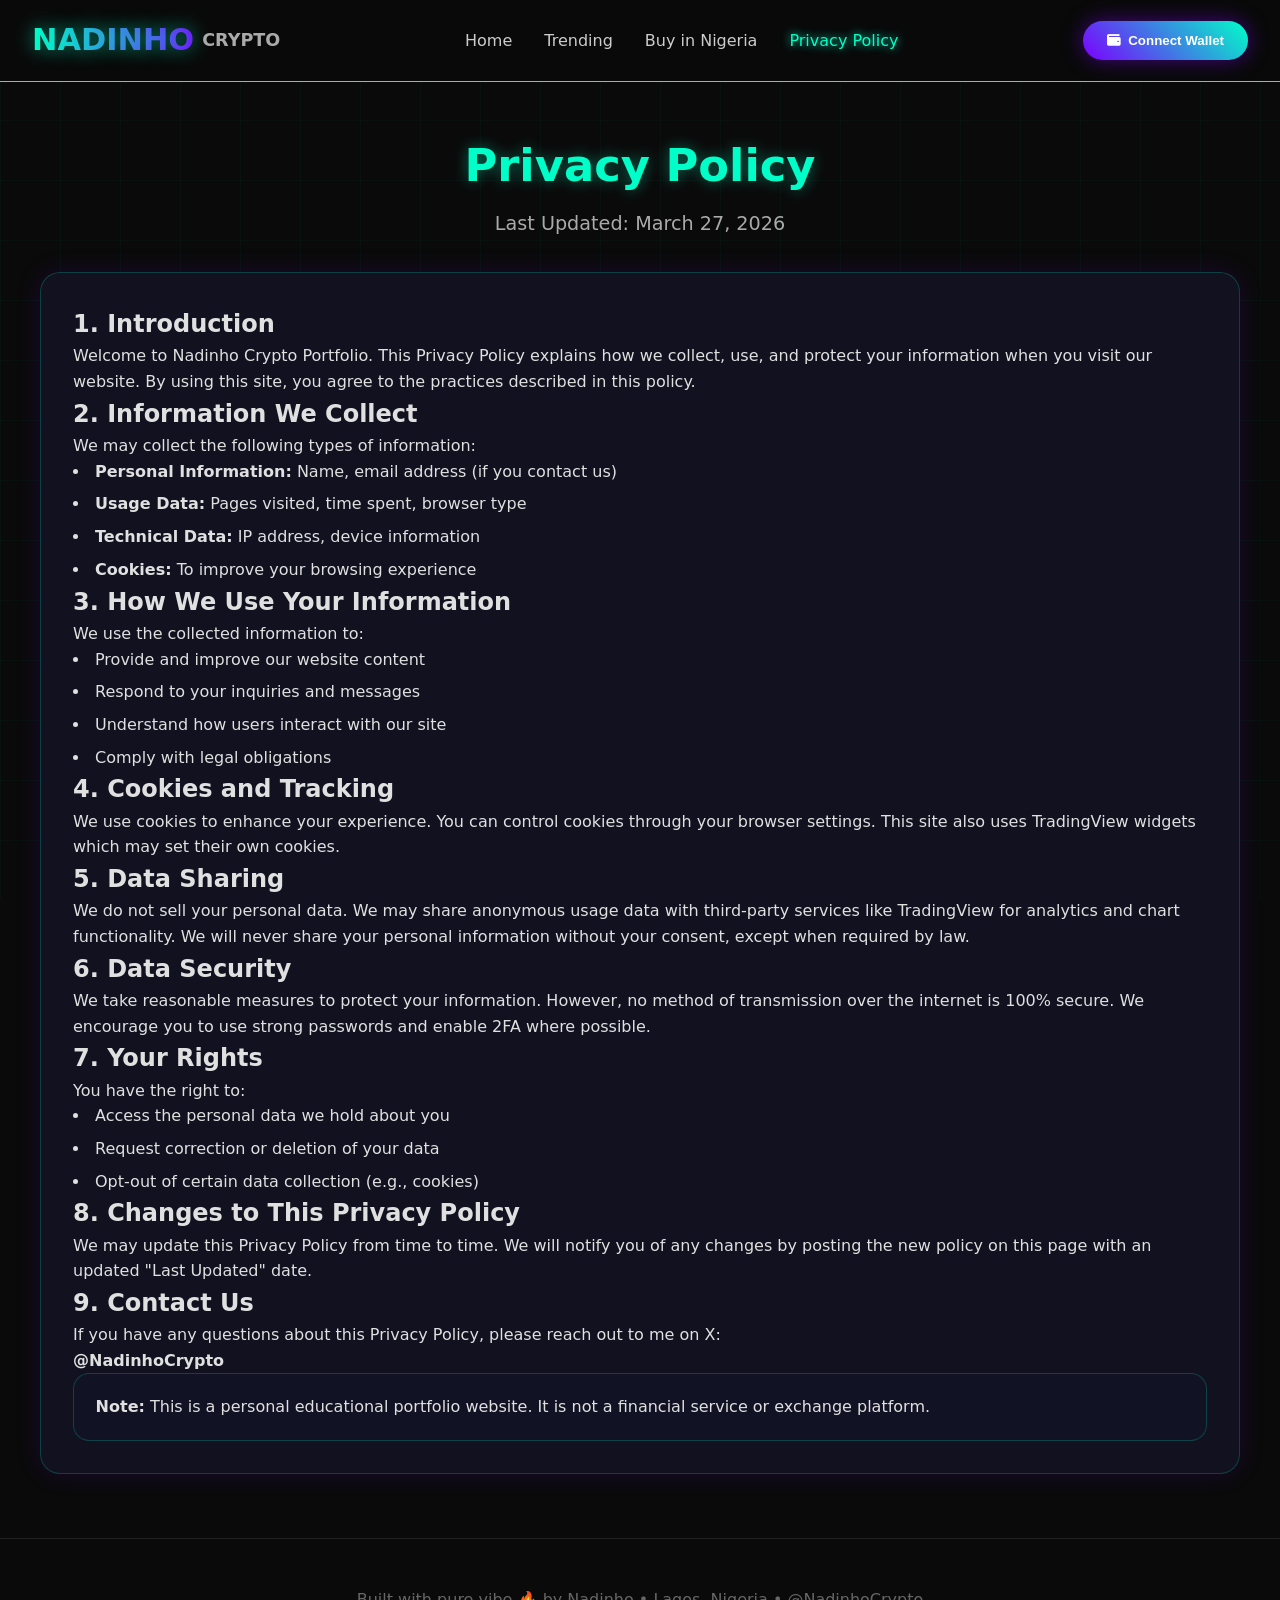
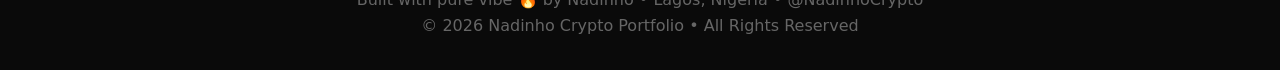
<file: privacy-policy.html>
<!DOCTYPE html>
<html lang="en">
<head>
    <meta charset="UTF-8">
    <meta name="viewport" content="width=device-width, initial-scale=1.0">
    <title>Privacy Policy - Nadinho Crypto</title>
    
    <!-- CSS Link -->
    <link rel="stylesheet" href="css/style.css">
    <link rel="stylesheet" href="https://cdnjs.cloudflare.com/ajax/libs/font-awesome/6.5.0/css/all.min.css">
</head>
<body>

    <!-- NAVBAR -->
    <nav class="navbar">
        <div class="nav-container">
            <div class="logo">
                <span class="neon-text">NADINHO</span>
                <span class="crypto">CRYPTO</span>
            </div>
            
            <div class="nav-links">
                <a href="index.html">Home</a>
                <a href="trending.html">Trending</a>
                <a href="where-to-buy.html">Buy in Nigeria</a>
                <a href="privacy-policy.html" class="active">Privacy Policy</a>
            </div>
            
            <button onclick="connectWallet()" class="connect-btn">
                <i class="fas fa-wallet"></i> Connect Wallet
            </button>
        </div>
    </nav>

    <!-- PAGE HEADER -->
    <section class="page-header">
        <h1>Privacy Policy</h1>
        <p class="subtitle">Last Updated: March 27, 2026</p>
    </section>

    <div class="main-content privacy-content">

        <div class="glass-card">

            <h2>1. Introduction</h2>
            <p>
                Welcome to Nadinho Crypto Portfolio. This Privacy Policy explains how we collect, use, 
                and protect your information when you visit our website. By using this site, you agree to 
                the practices described in this policy.
            </p>

            <h2>2. Information We Collect</h2>
            <p>We may collect the following types of information:</p>
            <ul>
                <li><strong>Personal Information:</strong> Name, email address (if you contact us)</li>
                <li><strong>Usage Data:</strong> Pages visited, time spent, browser type</li>
                <li><strong>Technical Data:</strong> IP address, device information</li>
                <li><strong>Cookies:</strong> To improve your browsing experience</li>
            </ul>

            <h2>3. How We Use Your Information</h2>
            <p>We use the collected information to:</p>
            <ul>
                <li>Provide and improve our website content</li>
                <li>Respond to your inquiries and messages</li>
                <li>Understand how users interact with our site</li>
                <li>Comply with legal obligations</li>
            </ul>

            <h2>4. Cookies and Tracking</h2>
            <p>
                We use cookies to enhance your experience. You can control cookies through your browser settings. 
                This site also uses TradingView widgets which may set their own cookies.
            </p>

            <h2>5. Data Sharing</h2>
            <p>
                We do not sell your personal data. We may share anonymous usage data with third-party services 
                like TradingView for analytics and chart functionality. We will never share your personal 
                information without your consent, except when required by law.
            </p>

            <h2>6. Data Security</h2>
            <p>
                We take reasonable measures to protect your information. However, no method of transmission 
                over the internet is 100% secure. We encourage you to use strong passwords and enable 2FA 
                where possible.
            </p>

            <h2>7. Your Rights</h2>
            <p>You have the right to:</p>
            <ul>
                <li>Access the personal data we hold about you</li>
                <li>Request correction or deletion of your data</li>
                <li>Opt-out of certain data collection (e.g., cookies)</li>
            </ul>

            <h2>8. Changes to This Privacy Policy</h2>
            <p>
                We may update this Privacy Policy from time to time. We will notify you of any changes by 
                posting the new policy on this page with an updated "Last Updated" date.
            </p>

            <h2>9. Contact Us</h2>
            <p>
                If you have any questions about this Privacy Policy, please reach out to me on X:<br>
                <strong>@NadinhoCrypto</strong>
            </p>

            <div class="note">
                <p><strong>Note:</strong> This is a personal educational portfolio website. It is not a financial service or exchange platform.</p>
            </div>

        </div>

    </div>

    <footer>
        <p>Built with pure vibe 🔥 by Nadinho • Lagos, Nigeria • @NadinhoCrypto</p>
        <p>© 2026 Nadinho Crypto Portfolio • All Rights Reserved</p>
    </footer>

    <!-- JavaScript -->
    <script src="js/script.js"></script>
</body>
</html>
</file>
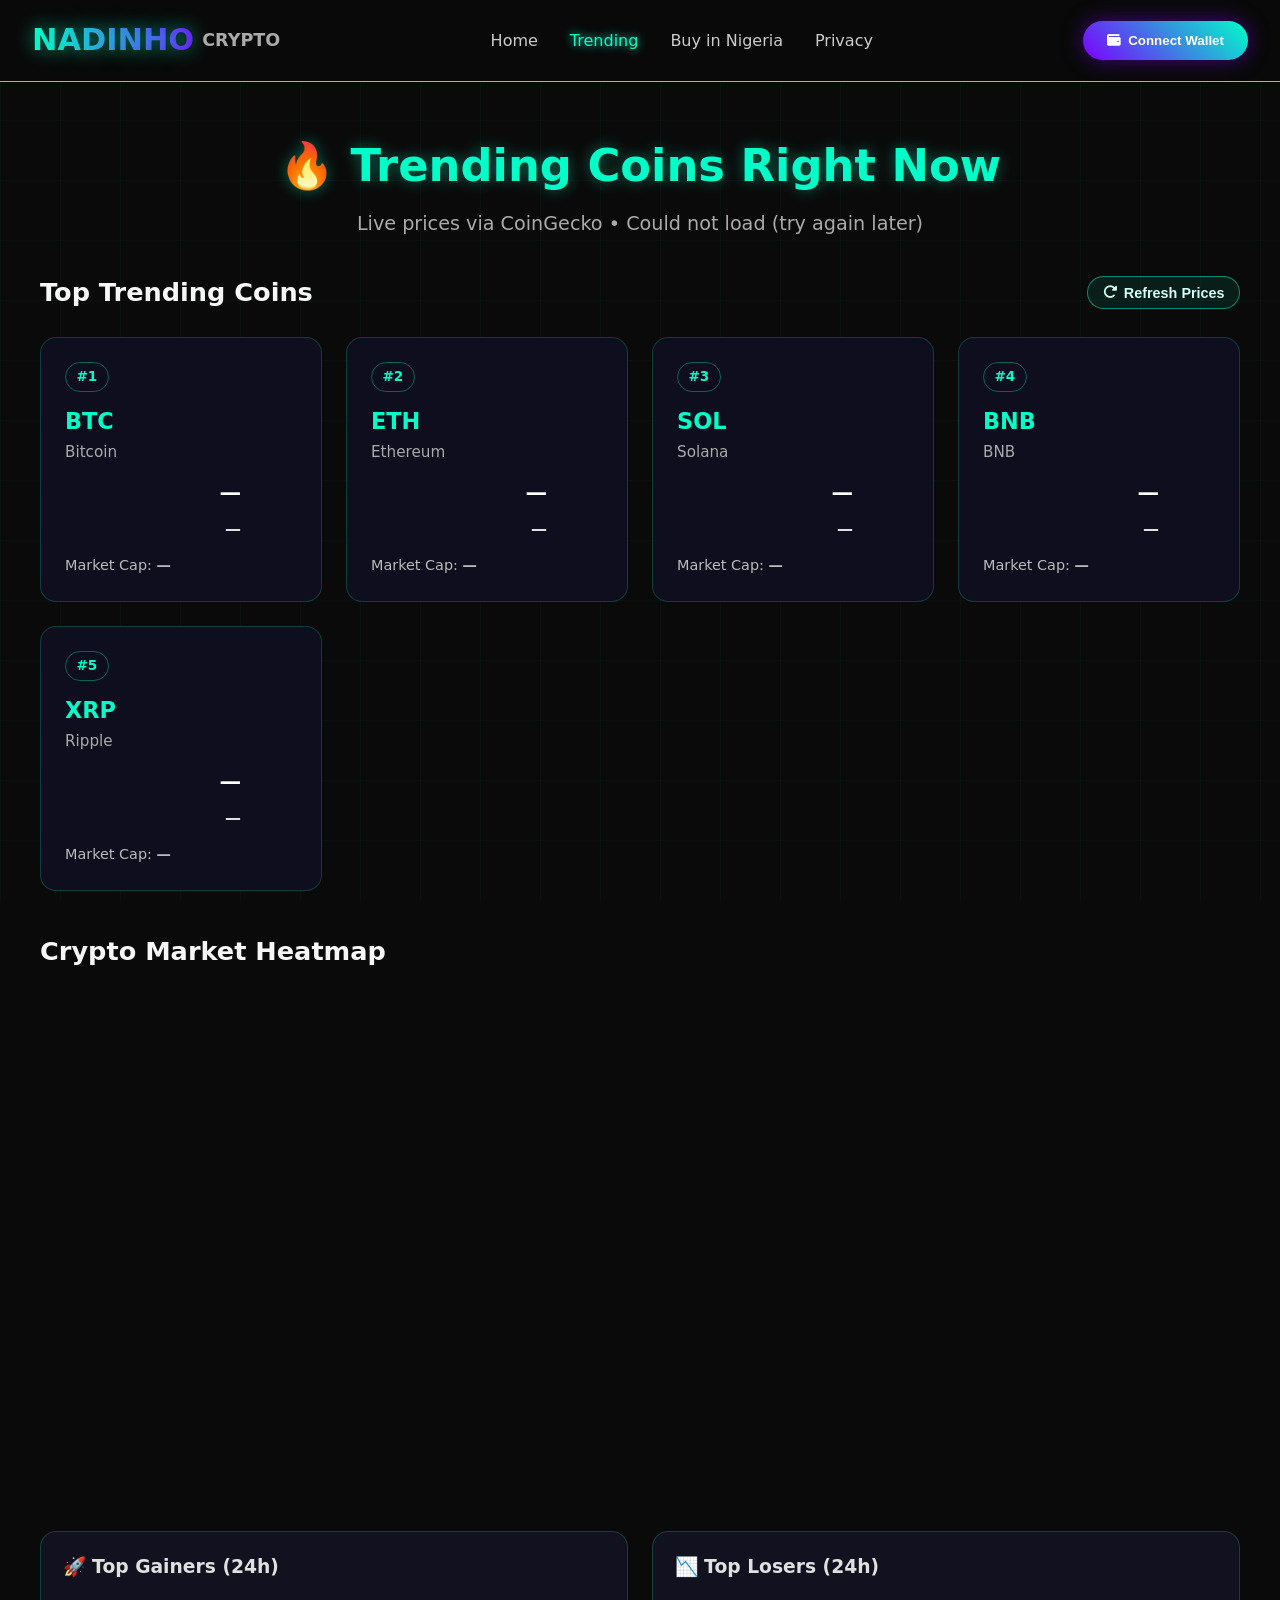
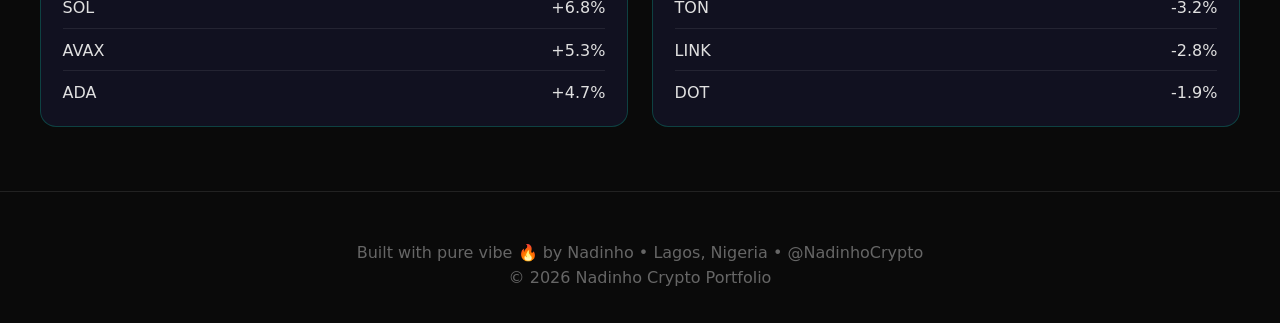
<file: trending.html>
<!DOCTYPE html>
<html lang="en">
<head>
    <meta charset="UTF-8">
    <meta name="viewport" content="width=device-width, initial-scale=1.0">
    <title>Trending Coins - Nadinho Crypto</title>
    
    <!-- CSS Link -->
    <link rel="stylesheet" href="css/style.css">
    <link rel="stylesheet" href="https://cdnjs.cloudflare.com/ajax/libs/font-awesome/6.5.0/css/all.min.css">
</head>
<body>

    <!-- NAVBAR -->
    <nav class="navbar">
        <div class="nav-container">
            <div class="logo">
                <span class="neon-text">NADINHO</span>
                <span class="crypto">CRYPTO</span>
            </div>
            
            <div class="nav-links">
                <a href="index.html">Home</a>
                <a href="trending.html" class="active">Trending</a>
                <a href="where-to-buy.html">Buy in Nigeria</a>
                <a href="privacy-policy.html">Privacy</a>
            </div>
            
            <button onclick="connectWallet()" class="connect-btn">
                <i class="fas fa-wallet"></i> Connect Wallet
            </button>
        </div>
    </nav>

    <!-- PAGE HEADER -->
    <section class="page-header">
        <h1>🔥 Trending Coins Right Now</h1>
        <p class="subtitle">Live prices via CoinGecko • <span id="prices-updated-at">Loading…</span></p>
    </section>

    <!-- TRENDING COINS GRID -->
    <section class="trending-section">
        <div class="section-header">
            <h2>Top Trending Coins</h2>
            <div class="section-actions">
                <button class="refresh-prices-btn" data-refresh-prices>
                    <i class="fas fa-rotate-right"></i> Refresh Prices
                </button>
            </div>
        </div>
        
        <div class="coins-grid">
            
            <!-- Coin 1 -->
            <div class="coin-card trending-card" data-coin-id="bitcoin">
                <div class="coin-rank">#1</div>
                <div class="trending-card__body">
                    <div class="coin-info">
                        <span class="coin-symbol">BTC</span>
                        <span class="coin-name">Bitcoin</span>
                    </div>
                    <div class="coin-price">
                        <h3 class="coin-spot-price">—</h3>
                        <span class="change coin-24h-change">—</span>
                    </div>
                </div>
                <div class="coin-marketcap">
                    Market Cap: <strong class="coin-mcap-value">—</strong>
                </div>
            </div>

            <!-- Coin 2 -->
            <div class="coin-card trending-card" data-coin-id="ethereum">
                <div class="coin-rank">#2</div>
                <div class="trending-card__body">
                    <div class="coin-info">
                        <span class="coin-symbol">ETH</span>
                        <span class="coin-name">Ethereum</span>
                    </div>
                    <div class="coin-price">
                        <h3 class="coin-spot-price">—</h3>
                        <span class="change coin-24h-change">—</span>
                    </div>
                </div>
                <div class="coin-marketcap">
                    Market Cap: <strong class="coin-mcap-value">—</strong>
                </div>
            </div>

            <!-- Coin 3 -->
            <div class="coin-card trending-card" data-coin-id="solana">
                <div class="coin-rank">#3</div>
                <div class="trending-card__body">
                    <div class="coin-info">
                        <span class="coin-symbol">SOL</span>
                        <span class="coin-name">Solana</span>
                    </div>
                    <div class="coin-price">
                        <h3 class="coin-spot-price">—</h3>
                        <span class="change coin-24h-change">—</span>
                    </div>
                </div>
                <div class="coin-marketcap">
                    Market Cap: <strong class="coin-mcap-value">—</strong>
                </div>
            </div>

            <!-- Coin 4 -->
            <div class="coin-card trending-card" data-coin-id="binancecoin">
                <div class="coin-rank">#4</div>
                <div class="trending-card__body">
                    <div class="coin-info">
                        <span class="coin-symbol">BNB</span>
                        <span class="coin-name">BNB</span>
                    </div>
                    <div class="coin-price">
                        <h3 class="coin-spot-price">—</h3>
                        <span class="change coin-24h-change">—</span>
                    </div>
                </div>
                <div class="coin-marketcap">
                    Market Cap: <strong class="coin-mcap-value">—</strong>
                </div>
            </div>

            <!-- Coin 5 -->
            <div class="coin-card trending-card" data-coin-id="ripple">
                <div class="coin-rank">#5</div>
                <div class="trending-card__body">
                    <div class="coin-info">
                        <span class="coin-symbol">XRP</span>
                        <span class="coin-name">Ripple</span>
                    </div>
                    <div class="coin-price">
                        <h3 class="coin-spot-price">—</h3>
                        <span class="change coin-24h-change">—</span>
                    </div>
                </div>
                <div class="coin-marketcap">
                    Market Cap: <strong class="coin-mcap-value">—</strong>
                </div>
            </div>

        </div>
    </section>

    <!-- MARKET SCREENER / HEATMAP (Optional TradingView) -->
    <section class="screener-section">
        <div class="section-header">
            <h2>Crypto Market Heatmap</h2>
        </div>
        
        <!-- TradingView Crypto Screener Widget -->
        <div class="tradingview-widget-container" style="height: 500px; width: 100%;">
            <div class="tradingview-widget-container__widget"></div>
            <script type="text/javascript" src="https://s3.tradingview.com/external-embedding/embed-widget-crypto-coins-heatmap.js" async>
            {
                "width": "100%",
                "height": "500",
                "colorTheme": "dark",
                "isTransparent": true,
                "locale": "en"
            }
            </script>
        </div>
    </section>

    <!-- TOP GAINERS & LOSERS -->
    <section class="gainers-losers">
        <div class="gainers">
            <h3>🚀 Top Gainers (24h)</h3>
            <ul>
                <li>SOL <span class="positive">+6.8%</span></li>
                <li>AVAX <span class="positive">+5.3%</span></li>
                <li>ADA <span class="positive">+4.7%</span></li>
            </ul>
        </div>
        <div class="losers">
            <h3>📉 Top Losers (24h)</h3>
            <ul>
                <li>TON <span class="negative">-3.2%</span></li>
                <li>LINK <span class="negative">-2.8%</span></li>
                <li>DOT <span class="negative">-1.9%</span></li>
            </ul>
        </div>
    </section>

    <footer>
        <p>Built with pure vibe 🔥 by Nadinho • Lagos, Nigeria • @NadinhoCrypto</p>
        <p>© 2026 Nadinho Crypto Portfolio</p>
    </footer>

    <!-- JavaScript -->
    <script src="js/script.js"></script>
</body>
</html>
</file>
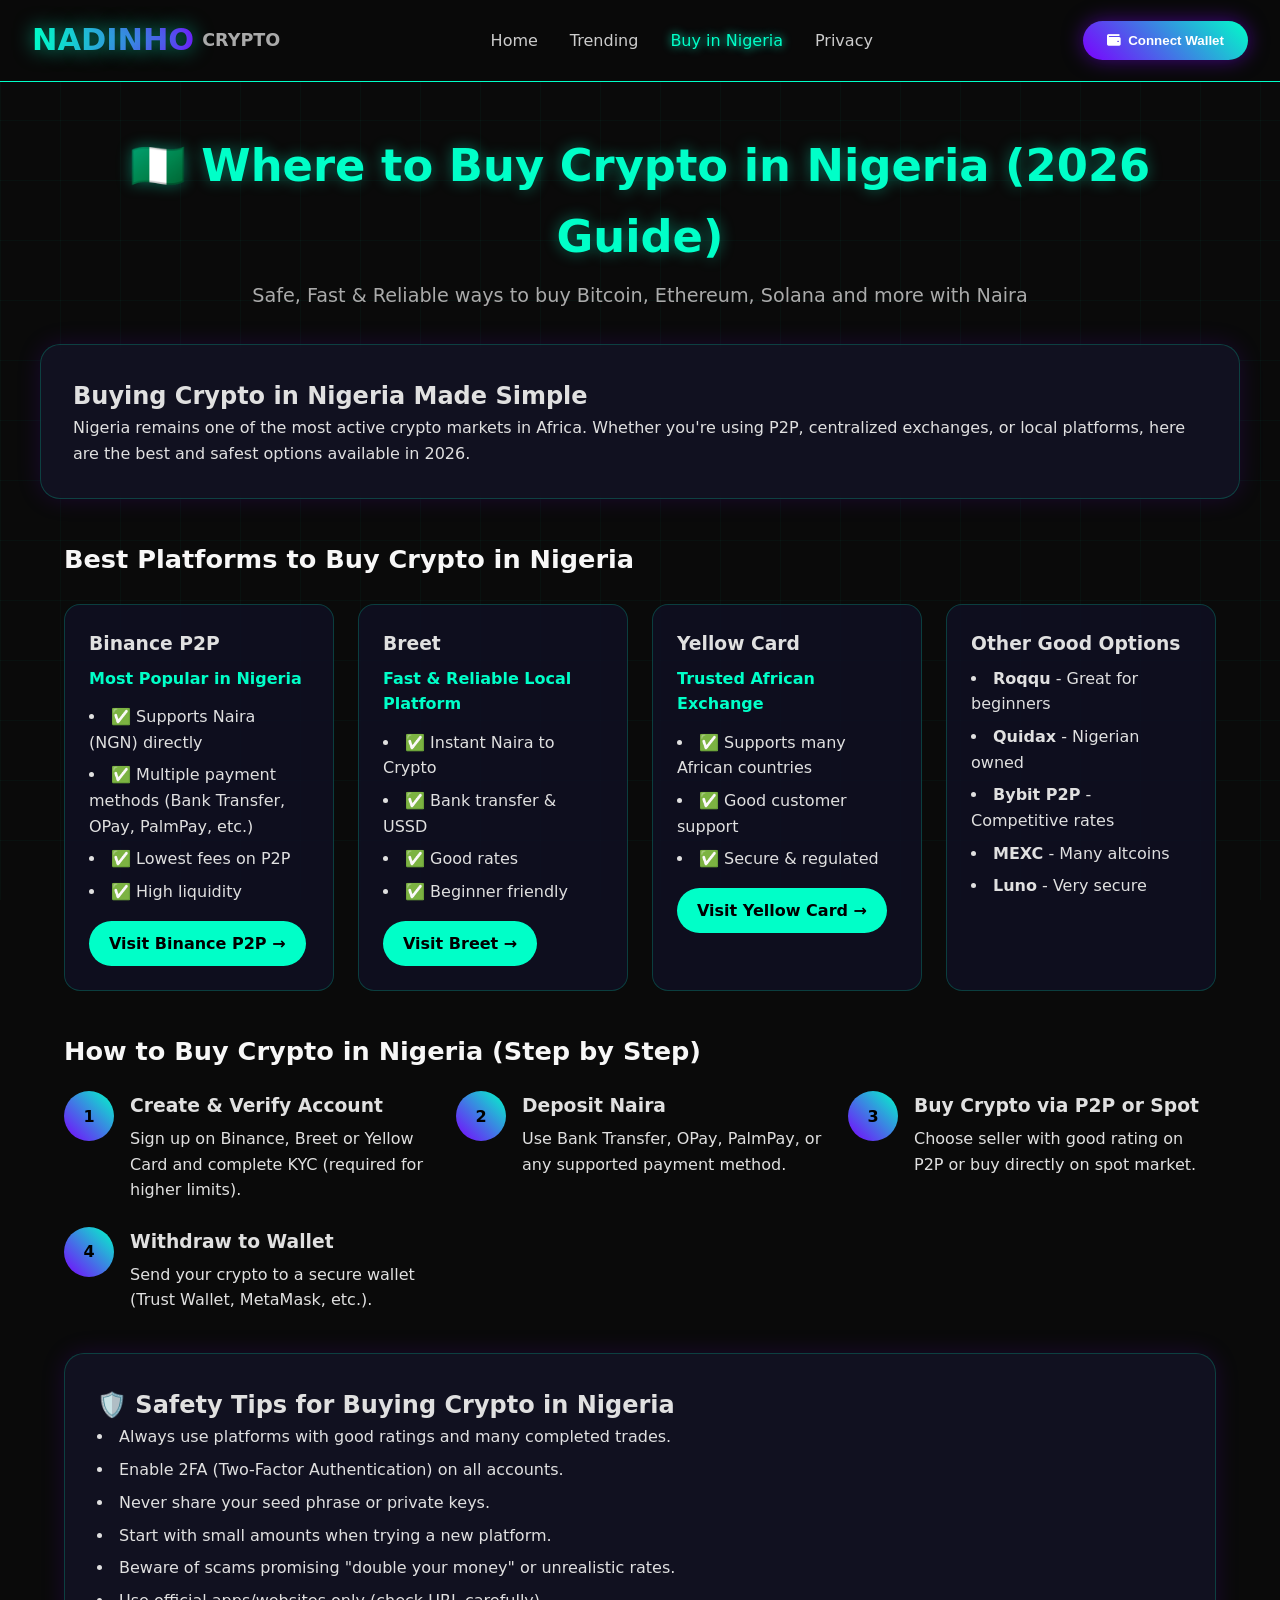
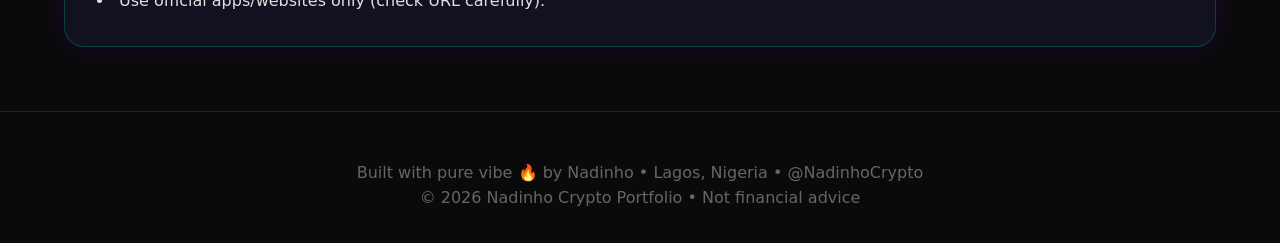
<file: where-to-buy.html>
<!DOCTYPE html>
<html lang="en">
<head>
    <meta charset="UTF-8">
    <meta name="viewport" content="width=device-width, initial-scale=1.0">
    <title>Where to Buy Crypto in Nigeria - Nadinho Crypto</title>
    
    <!-- CSS Link -->
    <link rel="stylesheet" href="css/style.css">
    <link rel="stylesheet" href="https://cdnjs.cloudflare.com/ajax/libs/font-awesome/6.5.0/css/all.min.css">
</head>
<body>

    <!-- NAVBAR -->
    <nav class="navbar">
        <div class="nav-container">
            <div class="logo">
                <span class="neon-text">NADINHO</span>
                <span class="crypto">CRYPTO</span>
            </div>
            
            <div class="nav-links">
                <a href="index.html">Home</a>
                <a href="trending.html">Trending</a>
                <a href="where-to-buy.html" class="active">Buy in Nigeria</a>
                <a href="privacy-policy.html">Privacy</a>
            </div>
            
            <button onclick="connectWallet()" class="connect-btn">
                <i class="fas fa-wallet"></i> Connect Wallet
            </button>
        </div>
    </nav>

    <!-- PAGE HEADER -->
    <section class="page-header">
        <h1>🇳🇬 Where to Buy Crypto in Nigeria (2026 Guide)</h1>
        <p class="subtitle">Safe, Fast & Reliable ways to buy Bitcoin, Ethereum, Solana and more with Naira</p>
    </section>

    <div class="main-content">

        <!-- INTRODUCTION -->
        <div class="glass-card intro-card">
            <h2>Buying Crypto in Nigeria Made Simple</h2>
            <p>
                Nigeria remains one of the most active crypto markets in Africa. Whether you're using P2P, centralized exchanges, 
                or local platforms, here are the best and safest options available in 2026.
            </p>
        </div>

        <!-- BEST PLATFORMS -->
        <section class="platforms-section">
            <div class="section-header">
                <h2>Best Platforms to Buy Crypto in Nigeria</h2>
            </div>
            
            <div class="platforms-grid">

                <!-- Binance -->
                <div class="platform-card">
                    <h3>Binance P2P</h3>
                    <p class="highlight">Most Popular in Nigeria</p>
                    <ul>
                        <li>✅ Supports Naira (NGN) directly</li>
                        <li>✅ Multiple payment methods (Bank Transfer, OPay, PalmPay, etc.)</li>
                        <li>✅ Lowest fees on P2P</li>
                        <li>✅ High liquidity</li>
                    </ul>
                    <a href="https://www.binance.com/en-NG" target="_blank" class="btn-platform">Visit Binance P2P →</a>
                </div>

                <!-- Breet -->
                <div class="platform-card">
                    <h3>Breet</h3>
                    <p class="highlight">Fast & Reliable Local Platform</p>
                    <ul>
                        <li>✅ Instant Naira to Crypto</li>
                        <li>✅ Bank transfer & USSD</li>
                        <li>✅ Good rates</li>
                        <li>✅ Beginner friendly</li>
                    </ul>
                    <a href="https://breet.com" target="_blank" class="btn-platform">Visit Breet →</a>
                </div>

                <!-- Yellow Card -->
                <div class="platform-card">
                    <h3>Yellow Card</h3>
                    <p class="highlight">Trusted African Exchange</p>
                    <ul>
                        <li>✅ Supports many African countries</li>
                        <li>✅ Good customer support</li>
                        <li>✅ Secure & regulated</li>
                    </ul>
                    <a href="https://yellowcard.io" target="_blank" class="btn-platform">Visit Yellow Card →</a>
                </div>

                <!-- Other Platforms -->
                <div class="platform-card">
                    <h3>Other Good Options</h3>
                    <ul>
                        <li><strong>Roqqu</strong> - Great for beginners</li>
                        <li><strong>Quidax</strong> - Nigerian owned</li>
                        <li><strong>Bybit P2P</strong> - Competitive rates</li>
                        <li><strong>MEXC</strong> - Many altcoins</li>
                        <li><strong>Luno</strong> - Very secure</li>
                    </ul>
                </div>

            </div>
        </section>

        <!-- STEP-BY-STEP GUIDE -->
        <section class="guide-section">
            <div class="section-header">
                <h2>How to Buy Crypto in Nigeria (Step by Step)</h2>
            </div>
            
            <div class="steps">
                <div class="step">
                    <div class="step-number">1</div>
                    <div class="step-content">
                        <h3>Create & Verify Account</h3>
                        <p>Sign up on Binance, Breet or Yellow Card and complete KYC (required for higher limits).</p>
                    </div>
                </div>
                <div class="step">
                    <div class="step-number">2</div>
                    <div class="step-content">
                        <h3>Deposit Naira</h3>
                        <p>Use Bank Transfer, OPay, PalmPay, or any supported payment method.</p>
                    </div>
                </div>
                <div class="step">
                    <div class="step-number">3</div>
                    <div class="step-content">
                        <h3>Buy Crypto via P2P or Spot</h3>
                        <p>Choose seller with good rating on P2P or buy directly on spot market.</p>
                    </div>
                </div>
                <div class="step">
                    <div class="step-number">4</div>
                    <div class="step-content">
                        <h3>Withdraw to Wallet</h3>
                        <p>Send your crypto to a secure wallet (Trust Wallet, MetaMask, etc.).</p>
                    </div>
                </div>
            </div>
        </section>

        <!-- SAFETY TIPS -->
        <section class="tips-section">
            <div class="glass-card">
                <h2>🛡️ Safety Tips for Buying Crypto in Nigeria</h2>
                <ul class="tips-list">
                    <li>Always use platforms with good ratings and many completed trades.</li>
                    <li>Enable 2FA (Two-Factor Authentication) on all accounts.</li>
                    <li>Never share your seed phrase or private keys.</li>
                    <li>Start with small amounts when trying a new platform.</li>
                    <li>Beware of scams promising "double your money" or unrealistic rates.</li>
                    <li>Use official apps/websites only (check URL carefully).</li>
                </ul>
            </div>
        </section>

    </div>

    <footer>
        <p>Built with pure vibe 🔥 by Nadinho • Lagos, Nigeria • @NadinhoCrypto</p>
        <p>© 2026 Nadinho Crypto Portfolio • Not financial advice</p>
    </footer>

    <!-- JavaScript -->
    <script src="js/script.js"></script>
</body>
</html>
</file>
<file: css/style.css>
/* =============================================
   NADINHO CRYPTO PORTFOLIO - WEB3 STYLE CSS
   ============================================= */

* {
    margin: 0;
    padding: 0;
    box-sizing: border-box;
}

body {
    background: #0a0a0a;
    color: #e0e0e0;
    font-family: 'Segoe UI', system-ui, sans-serif;
    line-height: 1.6;
    overflow-x: hidden;
}

img {
    max-width: 100%;
    display: block;
}

section,
.main-content {
    width: min(1200px, calc(100% - 3rem));
    margin: 0 auto 2.5rem;
}

/* Blockchain Grid Background */
body::before {
    content: '';
    position: fixed;
    inset: 0;
    background-image: 
        linear-gradient(rgba(0, 255, 200, 0.03) 1px, transparent 1px),
        linear-gradient(90deg, rgba(0, 255, 200, 0.03) 1px, transparent 1px);
    background-size: 60px 60px;
    pointer-events: none;
    z-index: -1;
}

/* ==================== NAVBAR ==================== */
.navbar {
    background: rgba(10, 10, 10, 0.95);
    backdrop-filter: blur(12px);
    border-bottom: 1px solid #00ffc8;
    position: sticky;
    top: 0;
    z-index: 1000;
    padding: 1rem 0;
}

.nav-container {
    max-width: 1400px;
    margin: 0 auto;
    padding: 0 2rem;
    display: flex;
    justify-content: space-between;
    align-items: center;
    flex-wrap: wrap;
    gap: 1rem;
}

.logo {
    font-size: 1.9rem;
    font-weight: 700;
    display: flex;
    align-items: center;
    gap: 8px;
}

.neon-text {
    background: linear-gradient(90deg, #00ffc8, #7b00ff);
    -webkit-background-clip: text;
    -webkit-text-fill-color: transparent;
    text-shadow: 0 0 20px rgba(0, 255, 200, 0.6);
}

.crypto {
    color: #aaa;
    font-size: 1.1rem;
}

.nav-links {
    display: flex;
    gap: 2rem;
    flex-wrap: wrap;
}

.nav-links a {
    color: #ccc;
    text-decoration: none;
    font-weight: 500;
    transition: all 0.3s;
}

.nav-links a:hover,
.nav-links a.active {
    color: #00ffc8;
    text-shadow: 0 0 10px #00ffc8;
}

.connect-btn {
    background: linear-gradient(45deg, #7b00ff, #00ffc8);
    color: white;
    border: none;
    padding: 12px 24px;
    border-radius: 50px;
    font-weight: 600;
    cursor: pointer;
    box-shadow: 0 0 20px rgba(123, 0, 255, 0.5);
    transition: all 0.3s ease;
    display: flex;
    align-items: center;
    gap: 8px;
}

.connect-btn:hover {
    transform: translateY(-3px);
    box-shadow: 0 0 30px rgba(0, 255, 200, 0.8);
}

/* ==================== PAGE HEADER ==================== */
.page-header {
    text-align: center;
    padding: 3rem 2rem 2rem;
    width: min(1200px, calc(100% - 3rem));
    margin: 0 auto;
}

.page-header h1 {
    font-size: 2.8rem;
    color: #00ffc8;
    margin-bottom: 0.5rem;
    text-shadow: 0 0 15px rgba(0, 255, 200, 0.4);
}

.subtitle {
    color: #aaa;
    font-size: 1.2rem;
}

/* ==================== GLASS CARDS ==================== */
.glass-card {
    background: rgba(20, 20, 40, 0.75);
    border: 1px solid rgba(0, 255, 200, 0.2);
    border-radius: 20px;
    padding: 2rem;
    margin-bottom: 2.5rem;
    box-shadow: 0 0 25px rgba(123, 0, 255, 0.15);
    backdrop-filter: blur(10px);
}

.section-header {
    display: flex;
    justify-content: space-between;
    align-items: center;
    gap: 1rem;
    margin-bottom: 1.2rem;
}

.section-actions {
    display: flex;
    align-items: center;
    gap: 0.75rem;
    flex-wrap: wrap;
}

.section-header h2 {
    font-size: clamp(1.3rem, 2vw, 1.9rem);
    color: #f7f7f7;
}

.view-all {
    color: #00ffc8;
    text-decoration: none;
    font-weight: 600;
}

.view-all:hover {
    text-shadow: 0 0 10px #00ffc8;
}

/* ==================== HERO SECTION ==================== */
.hero {
    min-height: 60vh;
    display: flex;
    align-items: center;
    justify-content: center;
    text-align: center;
    padding: 4rem 2rem;
    width: min(1200px, calc(100% - 3rem));
    margin: 0 auto;
}

.hero-content {
    max-width: 700px;
}

.profile-pic {
    width: 160px;
    height: 160px;
    border-radius: 50%;
    border: 5px solid #00ffc8;
    box-shadow: 0 0 40px rgba(0, 255, 200, 0.6);
    margin-bottom: 1.5rem;
}

.tagline {
    font-size: 1.8rem;
    color: #00ffc8;
    margin: 1rem 0;
}

.location {
    color: #888;
    font-size: 1.2rem;
    margin-bottom: 2rem;
}

.portfolio-value {
    background: rgba(10, 10, 30, 0.8);
    padding: 1.5rem;
    border-radius: 16px;
    margin: 2rem 0;
    border: 1px solid #00ffc8;
}

.portfolio-value h2 {
    font-size: 2.8rem;
    color: #fff;
    margin: 0.5rem 0;
}

#wallet-sync-status {
    margin-top: 0.55rem;
    font-size: 0.92rem;
    color: #9ab;
}

.change.positive { color: #00ff9d; }
.change.negative { color: #ff3b5c; }

/* Buttons */
.btn-primary {
    background: linear-gradient(45deg, #00ffc8, #7b00ff);
    color: #000;
    padding: 14px 32px;
    border: none;
    border-radius: 50px;
    font-size: 1.1rem;
    font-weight: 600;
    text-decoration: none;
    display: inline-block;
    margin-top: 1rem;
    transition: all 0.3s;
}

.btn-primary:hover {
    transform: scale(1.05);
    box-shadow: 0 0 30px rgba(0, 255, 200, 0.7);
}

.btn-platform {
    background: #00ffc8;
    color: #000;
    padding: 10px 20px;
    border-radius: 50px;
    text-decoration: none;
    font-weight: 600;
    display: inline-block;
    margin-top: 1rem;
}

.refresh-prices-btn {
    border: 1px solid rgba(0, 255, 200, 0.5);
    background: rgba(0, 255, 200, 0.08);
    color: #cffff3;
    border-radius: 999px;
    padding: 0.45rem 0.9rem;
    font-size: 0.9rem;
    font-weight: 600;
    cursor: pointer;
    display: inline-flex;
    align-items: center;
    gap: 0.45rem;
    transition: all 0.2s ease;
}

.refresh-prices-btn:hover {
    border-color: #00ffc8;
    box-shadow: 0 0 12px rgba(0, 255, 200, 0.3);
}

.refresh-prices-btn:disabled {
    opacity: 0.7;
    cursor: wait;
}

/* ==================== COIN CARDS ==================== */
.coin-card, .trending-card {
    background: rgba(15, 15, 35, 0.8);
    border: 1px solid rgba(0, 255, 200, 0.2);
    border-radius: 16px;
    padding: 1.5rem;
    transition: all 0.3s ease;
}

.coin-card {
    display: grid;
    gap: 0.8rem;
}

.coin-price h3,
.coin-value h3 {
    font-size: 1.35rem;
    color: #fff;
}

.coin-rank {
    width: max-content;
    padding: 0.2rem 0.65rem;
    border: 1px solid rgba(0, 255, 200, 0.35);
    border-radius: 999px;
    color: #00ffc8;
    font-weight: 700;
    font-size: 0.85rem;
}

.coin-marketcap {
    color: #bbb;
}

.coin-card:hover, .trending-card:hover {
    transform: translateY(-8px);
    border-color: #00ffc8;
    box-shadow: 0 0 25px rgba(0, 255, 200, 0.3);
}

.coin-symbol {
    font-size: 1.4rem;
    font-weight: 700;
    color: #00ffc8;
}

.coin-name {
    display: block;
    color: #aaa;
    font-size: 0.95rem;
}

.change {
    font-weight: 600;
}

/* Grid Layouts — fluid columns down to one card per row on narrow screens */
.holdings-grid,
.coins-grid,
.platforms-grid {
    display: grid;
    grid-template-columns: repeat(auto-fill, minmax(min(100%, 260px), 1fr));
    gap: clamp(1rem, 2vw, 1.5rem);
    margin-top: 1.5rem;
}

/* Holdings: row on desktop, stack on narrow viewports */
.coin-card--holding {
    min-width: 0;
}

.coin-card--holding .coin-row-main {
    display: flex;
    flex-wrap: wrap;
    justify-content: space-between;
    align-items: flex-start;
    gap: 0.75rem 1rem;
}

.coin-card--holding .coin-info {
    flex: 1 1 auto;
    min-width: 0;
}

.coin-card--holding .coin-value {
    flex: 0 1 auto;
    text-align: right;
    min-width: min(100%, 12rem);
}

.coin-card--holding .coin-amount {
    font-size: 0.9rem;
    color: #aaa;
    margin-bottom: 0.2rem;
}

.coin-card--holding .coin-usd-value {
    font-variant-numeric: tabular-nums;
}

.coin-card--holding .coin-24h-change {
    margin-top: 0.25rem;
}

/* Trending: rank + price row stays readable on small screens */
.trending-card {
    display: flex;
    flex-direction: column;
    gap: 0.75rem;
    min-width: 0;
}

.trending-card__body {
    display: flex;
    flex-wrap: wrap;
    justify-content: space-between;
    align-items: flex-start;
    gap: 0.75rem 1rem;
}

.trending-card .coin-info {
    flex: 1 1 auto;
    min-width: 0;
}

.trending-card .coin-price {
    flex: 0 1 auto;
    text-align: right;
    min-width: min(100%, 11rem);
}

.trending-card .coin-price h3 {
    font-variant-numeric: tabular-nums;
}

.trending-card .coin-24h-change {
    display: inline-block;
    margin-top: 0.35rem;
}

.trending-card .coin-marketcap {
    font-size: 0.9rem;
    color: #bbb;
    word-break: break-word;
}

@media (max-width: 420px) {
    .coin-card--holding .coin-row-main {
        flex-direction: column;
        align-items: stretch;
    }

    .coin-card--holding .coin-value {
        text-align: left;
        min-width: 0;
    }

    .trending-card__body {
        flex-direction: column;
        align-items: stretch;
    }

    .trending-card .coin-price {
        text-align: left;
        min-width: 0;
    }
}

/* Stats */
.stats-grid {
    display: grid;
    grid-template-columns: repeat(auto-fit, minmax(220px, 1fr));
    gap: 1.5rem;
}

.stat-card {
    background: rgba(20, 20, 40, 0.8);
    padding: 1.5rem;
    border-radius: 16px;
    text-align: center;
    border: 1px solid #333;
}

.stat-card h3 {
    color: #bbb;
    margin-bottom: 0.45rem;
}

.stat-card p {
    font-size: 1.25rem;
    font-weight: 700;
    color: #fff;
}

/* Steps */
.steps {
    display: grid;
    grid-template-columns: repeat(auto-fit, minmax(280px, 1fr));
    gap: 1.5rem;
}

.step {
    display: flex;
    gap: 1rem;
}

.step-number {
    width: 50px;
    height: 50px;
    background: linear-gradient(45deg, #7b00ff, #00ffc8);
    color: #000;
    font-weight: bold;
    border-radius: 50%;
    display: flex;
    align-items: center;
    justify-content: center;
    flex-shrink: 0;
}

.step-content h3 {
    margin-bottom: 0.3rem;
}

.platform-card {
    background: rgba(15, 15, 35, 0.8);
    border: 1px solid rgba(0, 255, 200, 0.2);
    border-radius: 16px;
    padding: 1.5rem;
    transition: all 0.3s ease;
}

.platform-card:hover {
    border-color: #00ffc8;
    box-shadow: 0 0 20px rgba(0, 255, 200, 0.22);
    transform: translateY(-4px);
}

.platform-card h3 {
    margin-bottom: 0.4rem;
}

.platform-card ul,
.tips-list,
.privacy-content ul {
    list-style-position: inside;
    display: grid;
    gap: 0.45rem;
}

.highlight {
    color: #00ffc8;
    font-weight: 600;
    margin-bottom: 0.8rem;
}

.gainers-losers {
    display: grid;
    grid-template-columns: repeat(2, minmax(0, 1fr));
    gap: 1.5rem;
}

.gainers,
.losers,
.note {
    background: rgba(20, 20, 40, 0.75);
    border: 1px solid rgba(0, 255, 200, 0.2);
    border-radius: 16px;
    padding: 1.25rem 1.35rem;
}

.gainers h3,
.losers h3 {
    margin-bottom: 0.8rem;
}

.gainers ul,
.losers ul {
    list-style: none;
    display: grid;
    gap: 0.55rem;
}

.gainers li,
.losers li {
    display: flex;
    justify-content: space-between;
    gap: 1rem;
    border-bottom: 1px solid rgba(255, 255, 255, 0.08);
    padding-bottom: 0.45rem;
}

.gainers li:last-child,
.losers li:last-child {
    border-bottom: none;
    padding-bottom: 0;
}

/* Footer */
footer {
    text-align: center;
    padding: 3rem 2rem 2rem;
    color: #666;
    border-top: 1px solid #222;
    margin-top: 4rem;
}

/* Responsive */
@media (max-width: 1024px) {
    .nav-container {
        padding: 0 1.25rem;
    }

    .connect-btn {
        padding: 10px 18px;
        font-size: 0.92rem;
    }

    .hero {
        min-height: auto;
        padding: 3rem 1rem;
    }

    .portfolio-value h2 {
        font-size: 2.2rem;
    }

    .tradingview-widget-container {
        height: 450px !important;
    }
}

@media (max-width: 768px) {
    section,
    .main-content,
    .page-header,
    .hero {
        width: min(1200px, calc(100% - 2rem));
    }

    .navbar {
        padding: 0.85rem 0;
    }

    .nav-container {
        justify-content: center;
    }

    .logo {
        width: 100%;
        justify-content: center;
        font-size: 1.5rem;
    }

    .nav-links {
        width: 100%;
        justify-content: center;
        gap: 1rem;
        font-size: 0.95rem;
    }

    .connect-btn {
        width: 100%;
        justify-content: center;
    }

    .hero {
        padding: 2rem 1rem;
    }

    .profile-pic {
        width: 130px;
        height: 130px;
    }

    .tagline {
        font-size: 1.35rem;
    }

    .location {
        font-size: 1rem;
    }

    .page-header h1 {
        font-size: 2.2rem;
    }

    .section-header {
        flex-direction: column;
        align-items: flex-start;
    }

    .section-actions {
        width: 100%;
    }

    .gainers-losers {
        grid-template-columns: 1fr;
    }

    .step {
        align-items: flex-start;
    }

    .tradingview-widget-container {
        height: 390px !important;
    }
}

@media (max-width: 480px) {
    .logo {
        font-size: 1.25rem;
    }

    .crypto {
        font-size: 0.9rem;
    }

    .nav-links {
        gap: 0.75rem 1rem;
        font-size: 0.86rem;
    }

    .page-header {
        padding: 2rem 0 1.2rem;
    }

    .page-header h1 {
        font-size: 1.65rem;
    }

    .subtitle {
        font-size: 1rem;
    }

    .glass-card,
    .coin-card,
    .trending-card,
    .platform-card,
    .stat-card {
        padding: 1.1rem;
        border-radius: 14px;
    }

    .portfolio-value {
        padding: 1.1rem;
    }

    .portfolio-value h2 {
        font-size: 1.8rem;
    }

    .btn-primary {
        width: 100%;
        text-align: center;
        padding: 12px 16px;
        font-size: 0.98rem;
    }

    .btn-platform {
        width: 100%;
        text-align: center;
    }

    .step {
        flex-direction: column;
    }

    .step-number {
        width: 42px;
        height: 42px;
    }

    .tradingview-widget-container {
        height: 330px !important;
    }
}
</file>
